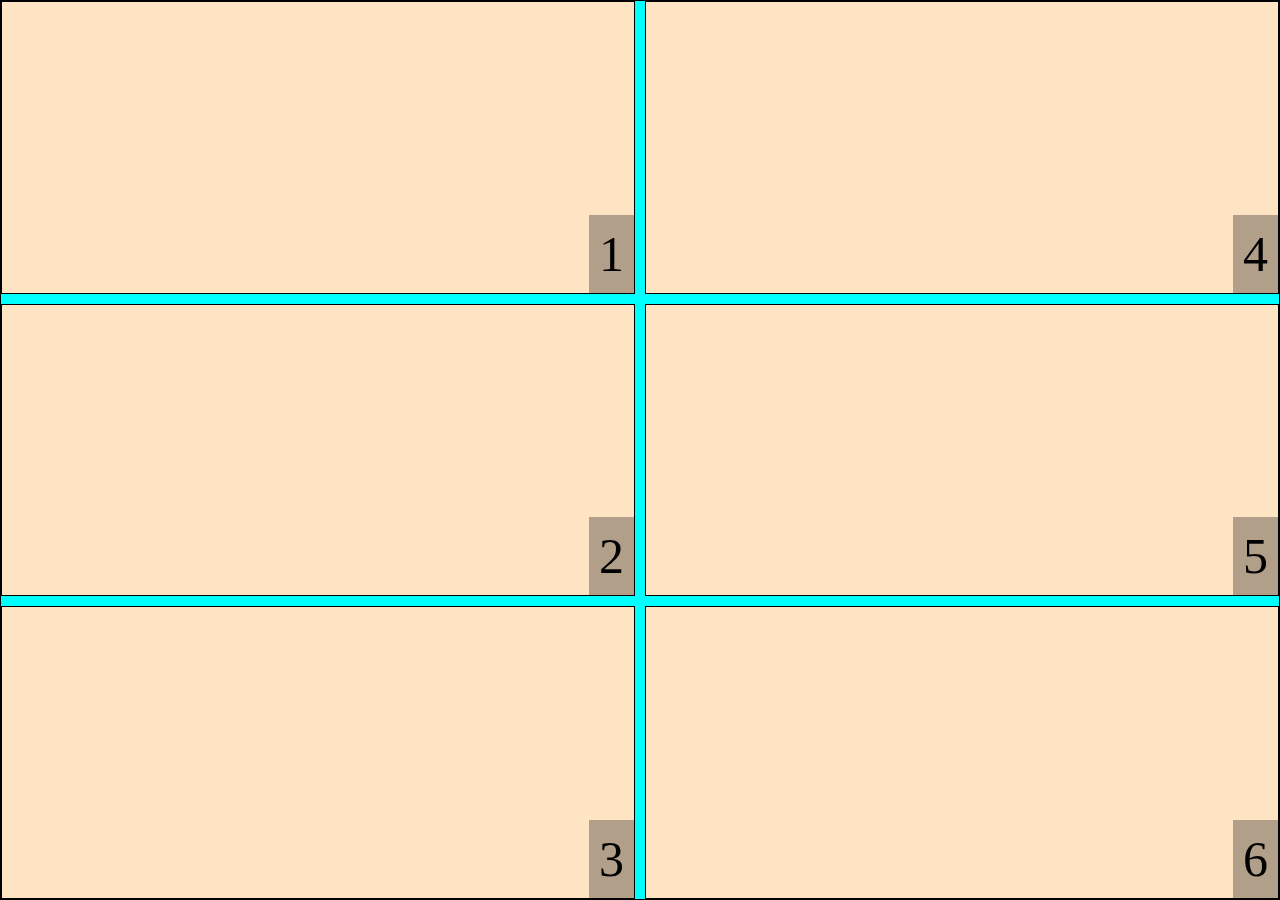
<file: 01-first_challenge/index.html>
<!DOCTYPE html>
<html lang="en">
  <head>
    <meta charset="UTF-8" />
    <meta http-equiv="X-UA-Compatible" content="IE=edge" />
    <meta name="viewport" content="width=device-width, initial-scale=1.0" />
    <title>First Challenge</title>

    <link rel="stylesheet" href="./main.css" />
  </head>
  <body>
    <div class="container">
      <div class="item item-1">
        <span class="number">1</span>
      </div>
      <div class="item item-2">
        <span class="number">2</span>
      </div>
      <div class="item item-3">
        <span class="number">3</span>
      </div>
      <div class="item item-4">
        <span class="number">4</span>
      </div>
      <div class="item item-5">
        <span class="number">5</span>
      </div>
      <div class="item item-6">
        <span class="number">6</span>
      </div>
    </div>
  </body>
</html>
</file>
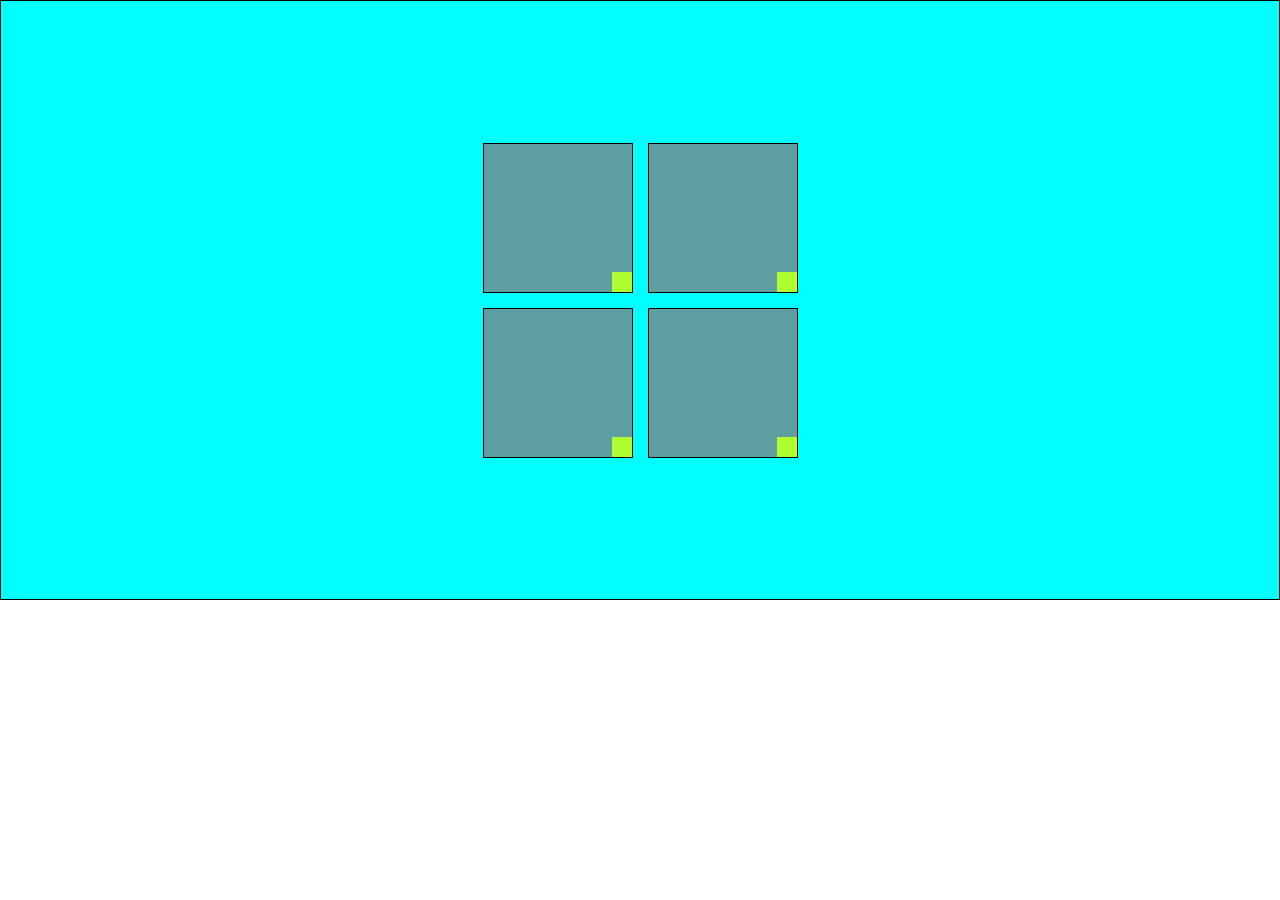
<file: 02-second_challenge/index.html>
<!DOCTYPE html>
<html lang="en">
  <head>
    <meta charset="UTF-8" />
    <meta http-equiv="X-UA-Compatible" content="IE=edge" />
    <meta name="viewport" content="width=device-width, initial-scale=1.0" />
    <title>Second Challenge</title>

    <link rel="stylesheet" href="./main.css" />
  </head>
  <body>
    <div class="container">
      <div class="item item-1">
        <span></span>
      </div>
      <div class="item item-2">
        <span></span>
      </div>
      <div class="item item-3">
        <span></span>
      </div>
      <div class="item item-4">
        <span></span>
      </div>
    </div>
  </body>
</html>
</file>
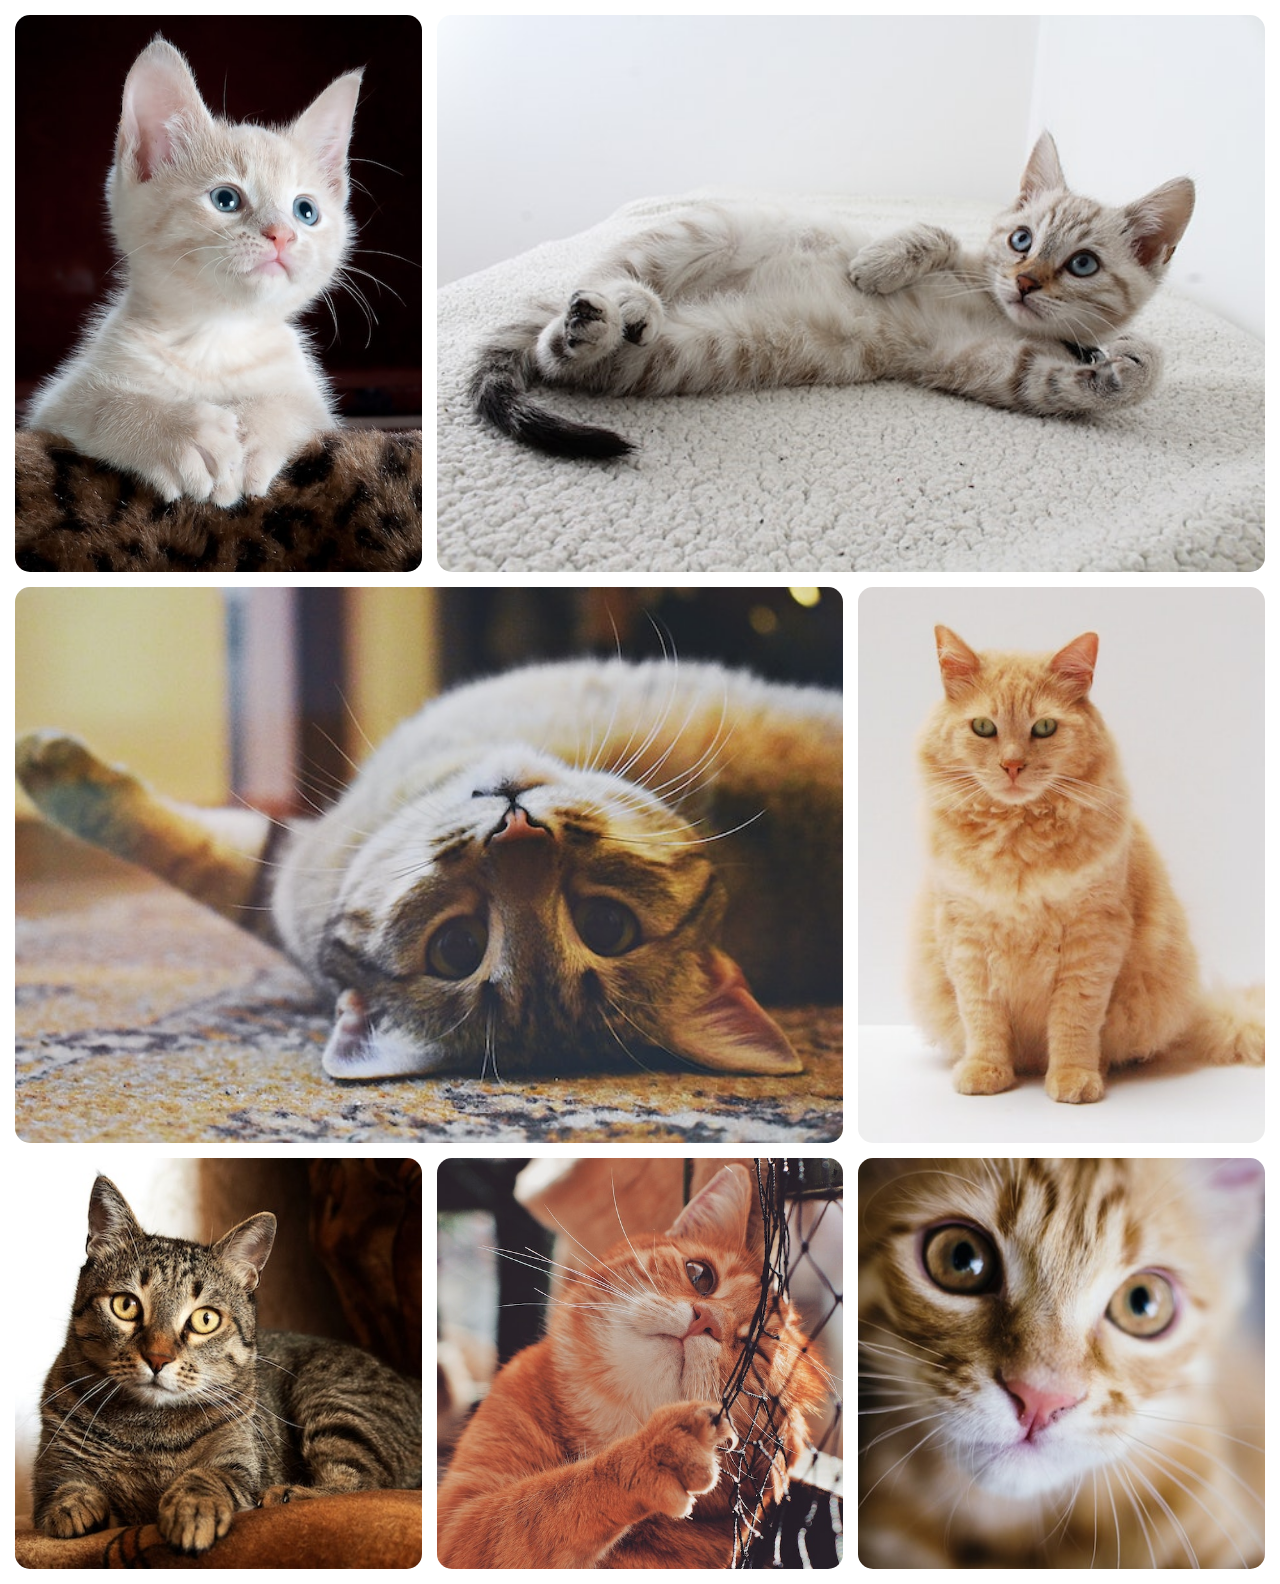
<file: 03-third_challenge_v1/index.html>
<!DOCTYPE html>
<html lang="en">
  <head>
    <meta charset="UTF-8" />
    <meta http-equiv="X-UA-Compatible" content="IE=edge" />
    <meta name="viewport" content="width=device-width, initial-scale=1.0" />
    <title>Third Challenge</title>
    <link rel="stylesheet" href="./main.css">
  </head>
  <body>
    <div class="container">
      <div class="item item-1">
        <img src="./img/cat_1.jpg" alt="Cat image">
      </div>
      <div class="item item-2">
        <img src="./img/cat_2.jpg" alt="Cat image">
      </div>
      <div class="item item-3">
        <img src="./img/cat_3.jpg" alt="Cat image">
      </div>
      <div class="item item-4">
        <img src="./img/cat_4.jpg" alt="Cat image">
      </div>
      <div class="item item-5">
        <img src="./img/cat_5.jpg" alt="Cat image">
      </div>
      <div class="item item-6">
        <img src="./img/cat_6.jpg" alt="Cat image">
      </div>
      <div class="item item-7">
        <img src="./img/cat_7.jpg" alt="Cat image">
      </div>
    </div>
  </body>
</html>
</file>
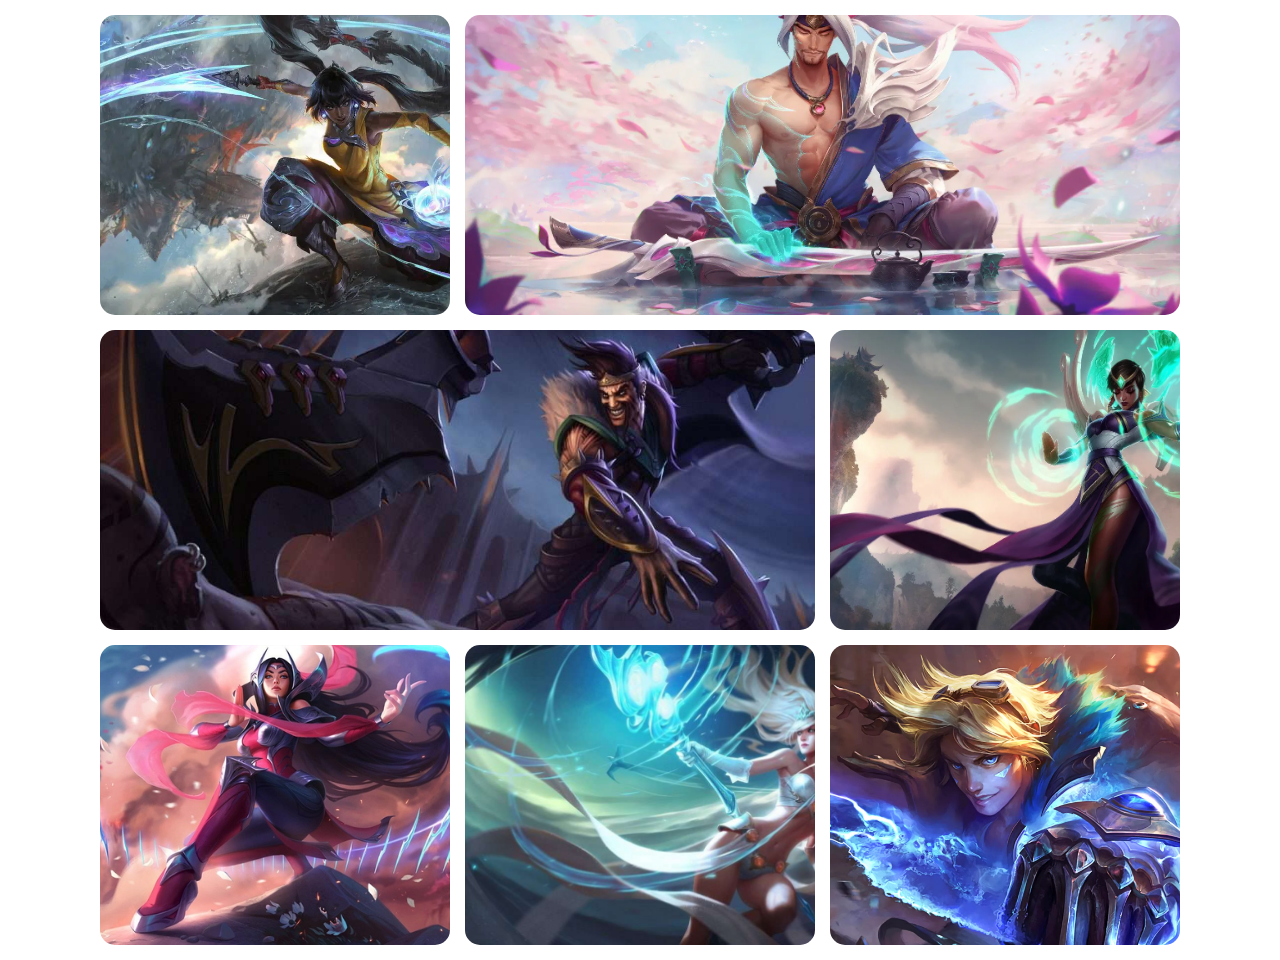
<file: 03-third_challenge_v2/index.html>
<!DOCTYPE html>
<html lang="en">
  <head>
    <meta charset="UTF-8" />
    <meta http-equiv="X-UA-Compatible" content="IE=edge" />
    <meta name="viewport" content="width=device-width, initial-scale=1.0" />
    <title>Third Challenge</title>
    <link rel="stylesheet" href="./main.css">
  </head>
  <body>
    <div class="container">
      <div class="item item-1">
        <img src="./img/lol_1.webp" alt="lol image">
      </div>
      <div class="item item-2">
        <img src="./img/lol_2.webp" alt="lol image">
      </div>
      <div class="item item-3">
        <img src="./img/lol_3.jpg" alt="lol image">
      </div>
      <div class="item item-4">
        <img src="./img/lol_4.webp" alt="lol image">
      </div>
      <div class="item item-5">
        <img src="./img/lol_5.webp" alt="lol image">
      </div>
      <div class="item item-6">
        <img src="./img/lol_6.jpg" alt="lol image">
      </div>
      <div class="item item-7">
        <img src="./img/lol_7.webp" alt="lol image">
      </div>
    </div>
  </body>
</html>
</file>
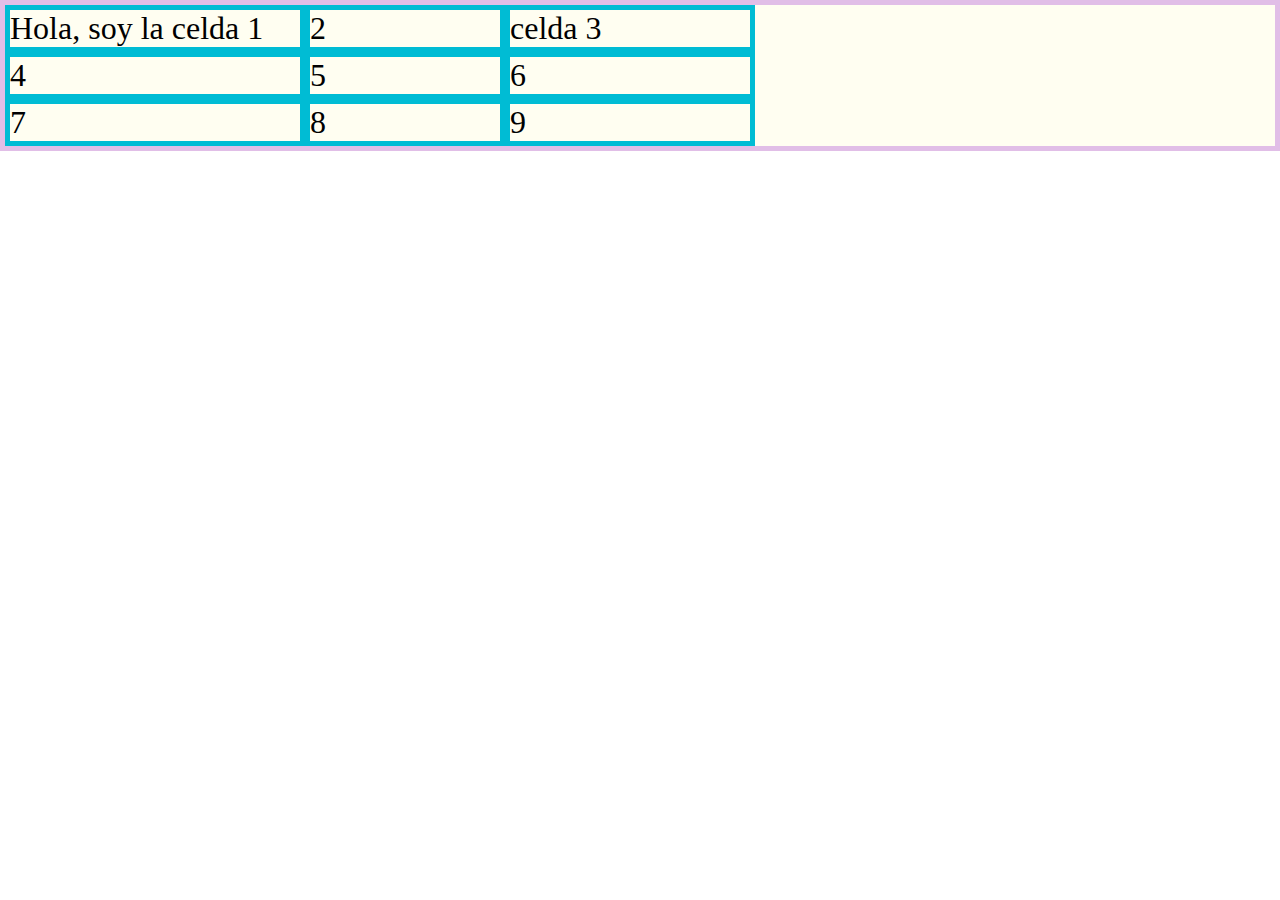
<file: Funciones Especiales/index.html>
<!DOCTYPE html>
<html>
  <head>
    <link rel="stylesheet" href="./style.css" />
  </head>
  <body>
    <div class="contenedor">
      <div class="item item-1">Hola, soy la celda 1</div>
      <div class="item item-2">2</div>
      <div class="item item-3">celda 3</div>
      <div class="item item-4">4</div>
      <div class="item item-4">5</div>
      <div class="item item-4">6</div>
      <div class="item item-4">7</div>
      <div class="item item-4">8</div>
      <div class="item item-4">9</div>
    </div>
  </body>
</html>
</file>
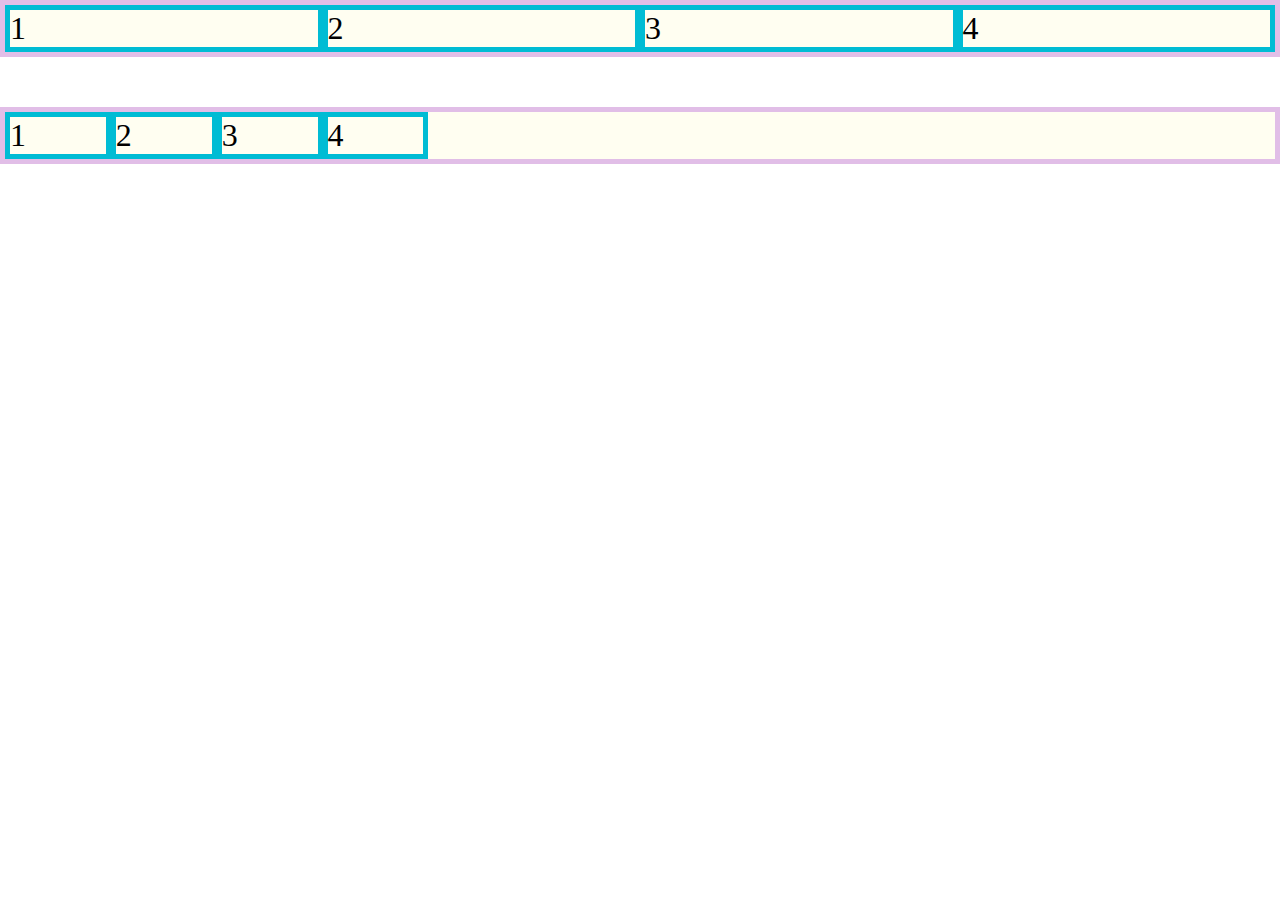
<file: keywords_especiales/index.html>
<!DOCTYPE html>
<html>
  <head>
    <link rel="stylesheet" href="./style.css" />
  </head>
  <body>
    <!-- min-content and max-content -->
    <!-- <div class="contenedor">
      <div class="item item-1">1</div>
      <div class="item item-2">2</div>
      <div class="item item-3">
        Lorem ipsum dolor sit amet consectetur adipisicing elit. Minima,
        architecto.
      </div>
      <div class="item item-4">
        Lorem ipsum dolor sit amet, consectetur adipisicing elit. Magnam,
        sapiente!
      </div>
    </div> -->

    <!-- auto-fill and auto-fit -->
    <div class="contenedor">
      <div class="item item-1">1</div>
      <div class="item item-2">2</div>
      <div class="item item-3">3</div>
      <div class="item item-4">4</div>
    </div>

    <div class="contenedor-2">
      <div class="item item-1">1</div>
      <div class="item item-2">2</div>
      <div class="item item-3">3</div>
      <div class="item item-4">4</div>
    </div>
  </body>
</html>
</file>
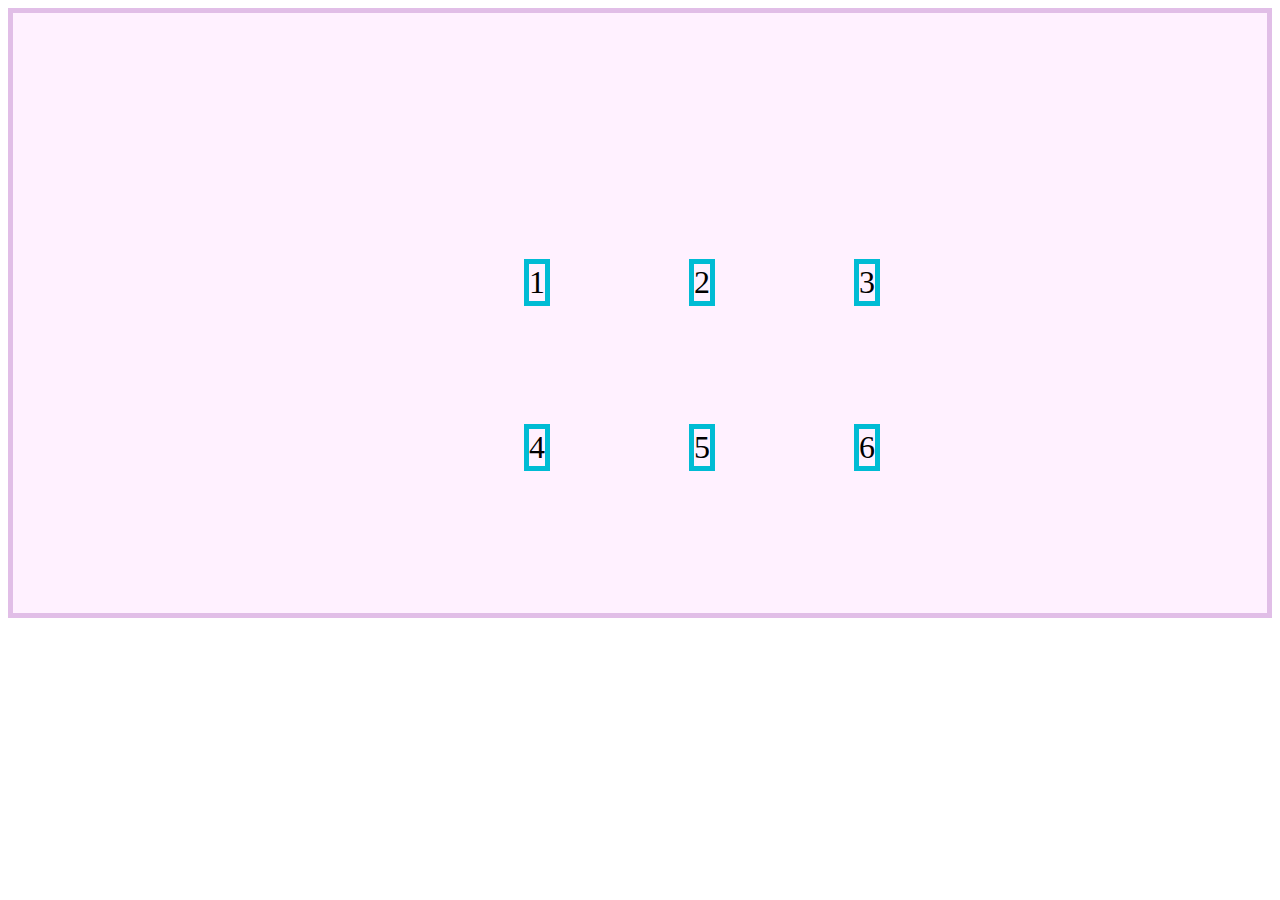
<file: Propiedades de Alineacion/index.html>
<!DOCTYPE html>
<html>
<head>
  <link rel="stylesheet" href="./style.css">
</head>
<body>
  <div class="contenedor">
    <div class="item item-1">1</div>
    <div class="item item-2">2</div>
    <div class="item item-3">3</div>
    <div class="item item-4">4</div>
    <div class="item item-3">5</div>
    <div class="item item-4">6</div>
  </div>
</body>

</html>
</file>
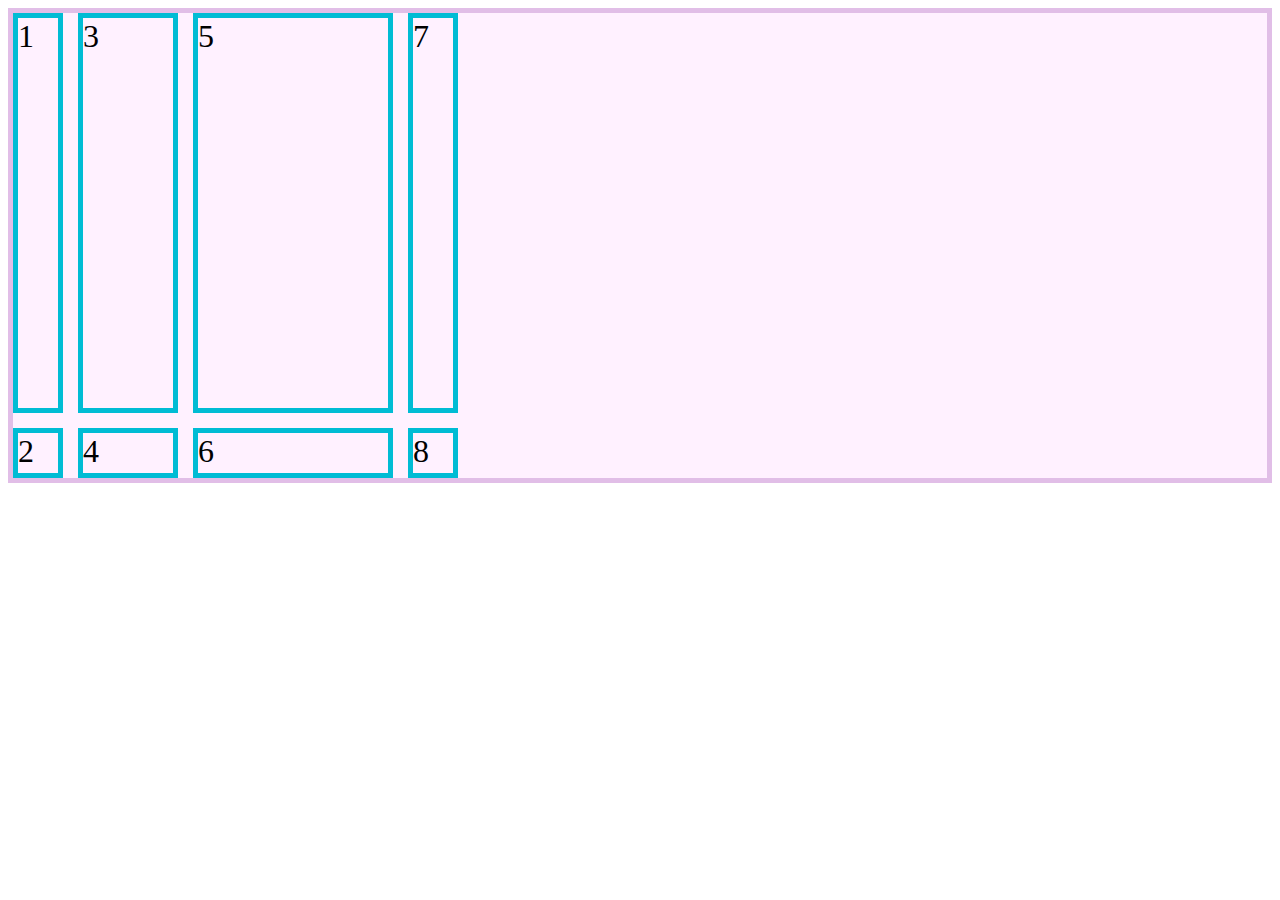
<file: Propiedades del Contenedor/index.html>
<!DOCTYPE html>
<html>
<head>
  <link rel="stylesheet" href="./style.css">
</head>
<body>
  <div class="contenedor">
    <div class="item item-1">1</div>
    <div class="item item-2">2</div>
    <div class="item item-3">3</div>
    <div class="item item-4">4</div>
    <div class="item item-3">5</div>
    <div class="item item-4">6</div>
    <div class="item item-3">7</div>
    <div class="item item-4">8</div>
  </div>
</body>

</html>
</file>
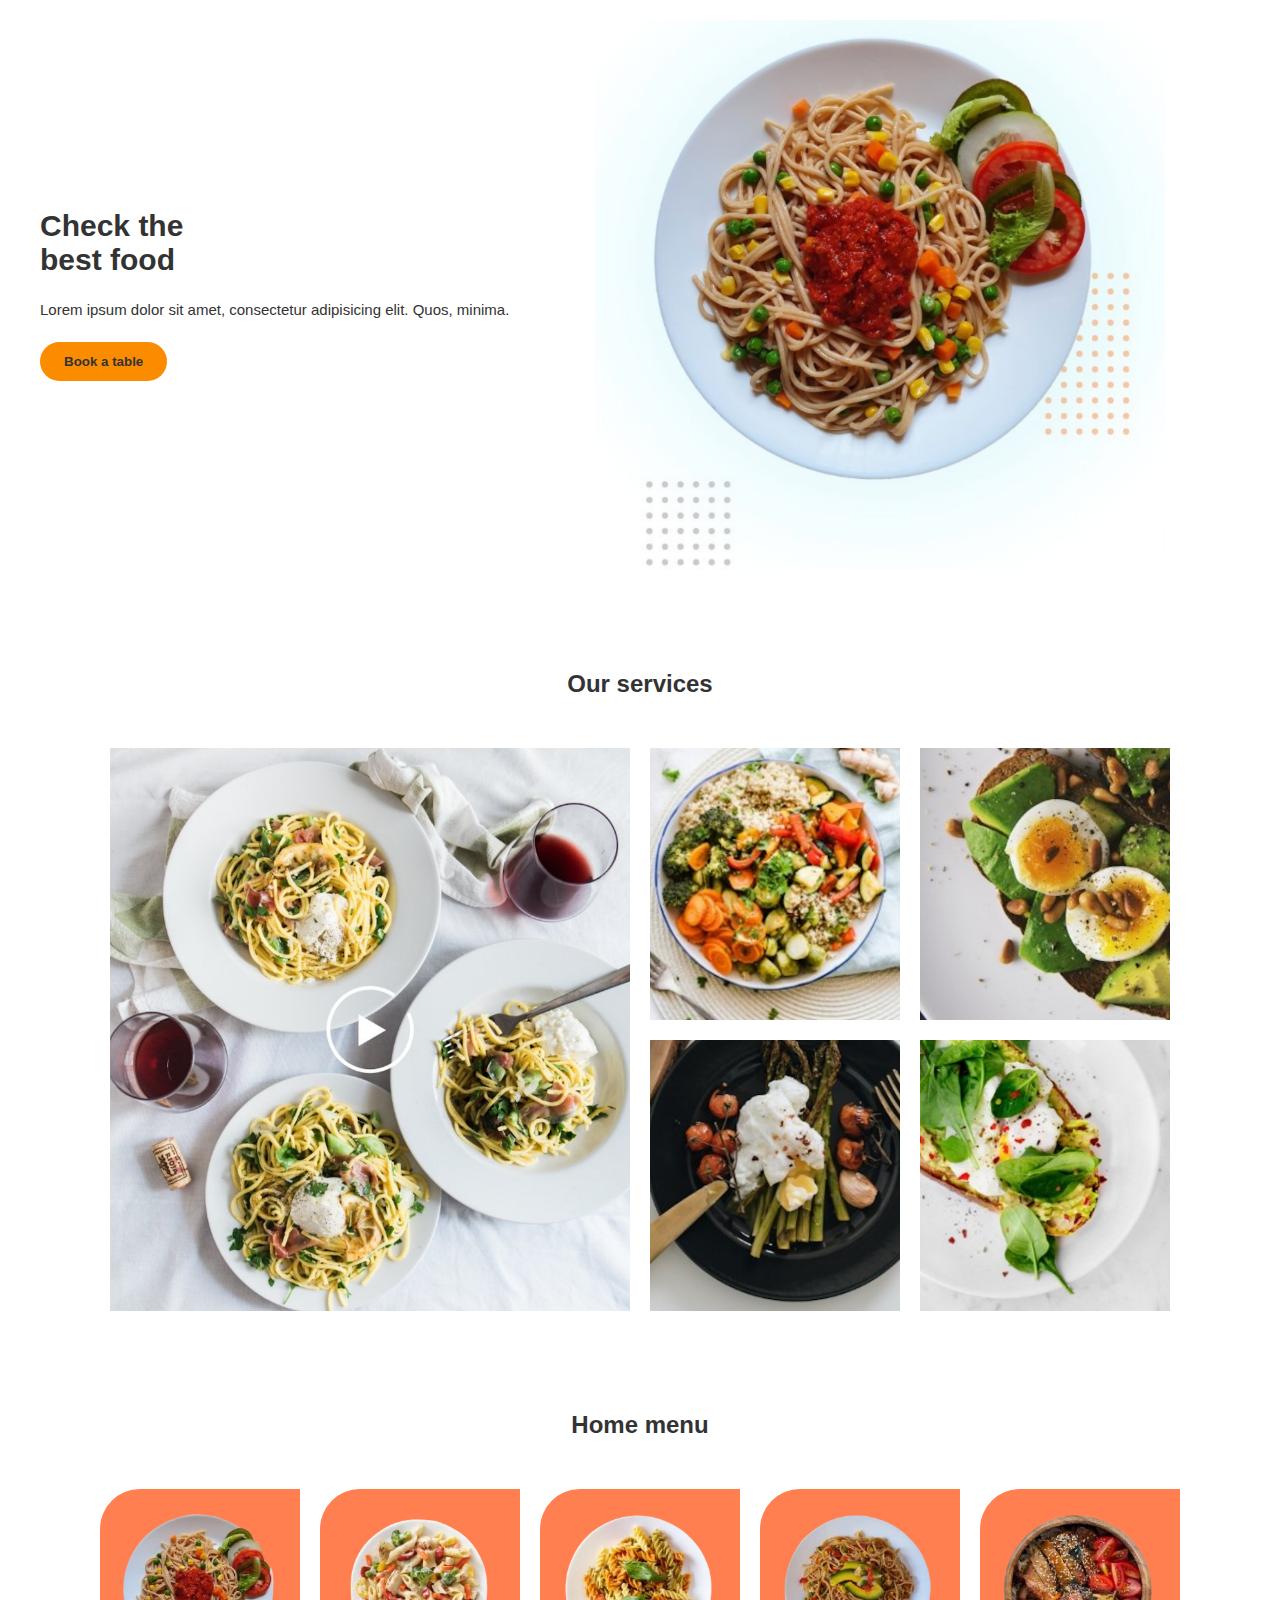
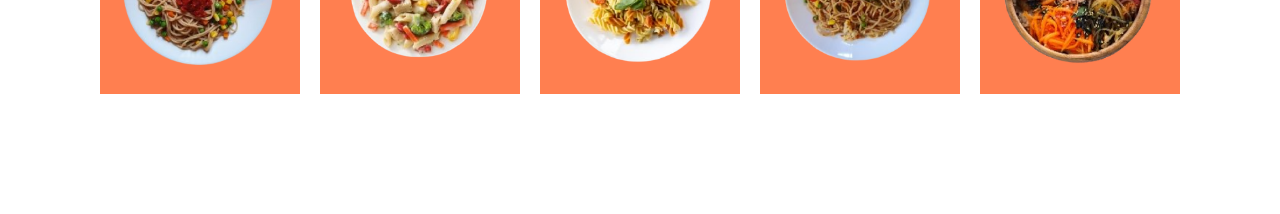
<file: Proyecto Final/index.html>
<!DOCTYPE html>
<html lang="en">
  <head>
    <meta charset="UTF-8" />
    <meta http-equiv="X-UA-Compatible" content="IE=edge" />
    <meta name="viewport" content="width=device-width, initial-scale=1.0" />
    <title>CSS Grid- Final Project</title>

    <link rel="stylesheet" href="./style.css" />
  </head>
  <body>
    <main class="main">
      <section class="hero">
        <div class="hero-info">
          <h1 class="hero-info__title">
            Check the <br />
            best food
          </h1>
          <p class="hero-info__subtitle">
            Lorem ipsum dolor sit amet, consectetur adipisicing elit. Quos,
            minima.
          </p>
          <button class="hero-info__button">Book a table</button>
        </div>
        <img class="hero-image" src="./img/hero.png" alt="Image food" />
      </section>

      <section class="dishes">
        <h2 class="section-titles">Our services</h2>
        <div class="dishes-grid">
          <img
            class="dish__item dish__item--big"
            src="./img/video.png"
            alt="Table with dishes"
          />
          <img class="dish__item" src="./img/dish1.png" alt="Dish 1" />
          <img class="dish__item" src="./img/dish2.png" alt="Dish 2" />
          <img class="dish__item" src="./img/dish3.png" alt="Dish 3" />
          <img class="dish__item" src="./img/dish4.png" alt="Dish 4" />
        </div>
      </section>

      <section class="menu">
        <h2 class="section-titles">Home menu</h2>
        <div class="menu-grid">
          <div class="menu-grid-item">
            <img src="./img/plate1.png" alt="Dish 1">
          </div>
          <div class="menu-grid-item">
            <img src="./img/plate2.png" alt="Dish 2">
          </div>
          <div class="menu-grid-item">
            <img src="./img/plate3.png" alt="Dish 3">
          </div>
          <div class="menu-grid-item">
            <img src="./img/plate4.png" alt="Dish 4">
          </div>
          <div class="menu-grid-item">
            <img src="./img/plate5.png" alt="Dish 5">
          </div>
        </div>
      </section>
    </main>
  </body>
</html>
</file>
<file: 01-first_challenge/main.css>
* {
  box-sizing: border-box;
  padding: 0;
  margin: 0;
}

.container {
  background-color: aqua;
  border: solid 1px #000;
  width: 100%;
  min-height: 100vh;
  display: grid;
  grid-template-columns: repeat(2, 1fr);
  grid-template-rows: repeat(3, 1fr);
  grid-auto-flow: column;
  gap: 10px;
}

.item {
  position: relative;
  background-color: bisque;
  border: solid 1px #000;
}

.number {
  position: absolute;
  bottom: 0;
  right: 0;
  padding: 10px;
  font-size: 50px;
  background-color: rgba(0, 0, 0, 0.3);
}
</file>
<file: 02-second_challenge/main.css>
* {
  box-sizing: border-box;
  padding: 0;
  margin: 0;
}

.container {
  width: 100%;
  height: 600px;
  display: grid;
  grid-template-columns: repeat(2, 150px);
  grid-auto-rows: 150px;
  gap: 15px;
  place-content: center;
  background-color: aqua;
  border: solid 1px #000;
}

.item {
  background-color: cadetblue;
  border: solid 1px #000;
  display: grid;
  place-content: end;
}

.item span {
  padding: 10px;
  background-color: greenyellow;
}
</file>
<file: 03-third_challenge_v1/main.css>
* {
  box-sizing: border-box;
  padding: 0;
  margin: 0;
}

.container {
  padding: 15px;
  width: 100%;
  min-width: 320px;
  min-height: 100vh;
  display: grid;
  /* If I specify column numbers here also I have to do it in the media queries as well, otherwise it won't */
  /* grid-template-columns: repeat(3, 1fr); */
  /* grid-auto-rows: 200px; */
  grid-template-areas:
    "item1 item2 item2"
    "item3 item3 item4"
    "item5 item6 item7";
  gap: 15px;
}

/* This rules are important for the images */
.item img {
  width: 100%;
  height: 100%;
  object-fit: cover;
  border-radius: 15px;
}

.item-1 {
  grid-area: item1;
}

.item-2 {
  grid-area: item2;
}

.item-3 {
  grid-area: item3;
}

.item-4 {
  grid-area: item4;
}

.item-5 {
  grid-area: item5;
}

.item-6 {
  grid-area: item6;
}

.item-7 {
  grid-area: item7;
}

@media (max-width: 480px) {
  .container {
    grid-template-areas:
      "item1"
      "item2"
      "item3"
      "item4"
      "item5"
      "item6"
      "item7";
  }
}
</file>
<file: 03-third_challenge_v2/main.css>
* {
  box-sizing: border-box;
  padding: 0;
  margin: 0;
}

.container {
  padding: 15px;
  width: 100%;
  min-width: 320px;
  min-height: 100vh;
  display: grid;
  grid-template-columns: repeat(3, 350px);
  grid-auto-rows: 300px;
  grid-template-areas:
    "item1 item2 item2"
    "item3 item3 item4"
    "item5 item6 item7";
  place-content: center;
  gap: 15px;
}

/* This rules are important for the images */
.item img {
  width: 100%;
  height: 100%;
  object-fit: cover;
  border-radius: 15px;
}

.item-1 {
  grid-area: item1;
}

.item-2 {
  grid-area: item2;
}

.item-3 {
  grid-area: item3;
}

.item-4 {
  grid-area: item4;
}

.item-5 {
  grid-area: item5;
}

.item-6 {
  grid-area: item6;
}

.item-7 {
  grid-area: item7;
}

@media (max-width: 480px) {
  .container {
    grid-template-columns: repeat(1, 1fr);
    grid-template-rows: auto;
    grid-template-areas:
      "item1"
      "item2"
      "item3"
      "item4"
      "item5"
      "item6"
      "item7";
  }
}
</file>
<file: Funciones Especiales/style.css>
* {
  box-sizing: border-box;
  padding: 0;
  margin: 0;
}

.contenedor {
  border: 5px solid #e1bee7;
  background-color: #fffef1;
  display: grid;
  grid-template-columns: minmax(30px, 300px) 200px minmax(60px, 250px);
  grid-template-rows: repeat(3, auto);
}

.item {
  border: 5px solid #00bcd4;
  font-size: 2rem;
}
</file>
<file: keywords_especiales/style.css>
* {
  box-sizing: border-box;
  padding: 0;
  margin: 0;
}

/* min-content and max-content */
/* .contenedor {
  border: 5px solid #e1bee7;
  background-color: #fffef1;
  display: grid;
  grid-template-columns: 1fr 1fr min-content max-content;
}

.item {
  border: 5px solid #00bcd4;
  font-size: 2rem;
} */


/* auto-fill and auto-fit. Cuando los usamos siempre debemos usar un minmax() */
.contenedor {
  border: 5px solid #e1bee7;
  background-color: #fffef1;
  display: grid;
  /* Aquí si le ponemos un valor fijo en vez de 1fr no se va ajustar al ancho total que tenemos */
  grid-template-columns: repeat(auto-fit, minmax(100px, 1fr));
}

.contenedor-2 {
  margin-top: 50px;
  border: 5px solid #e1bee7;
  background-color: #fffef1;
  display: grid;
  grid-template-columns: repeat(auto-fill, minmax(100px, 1fr));
}

.item {
  border: 5px solid #00bcd4;
  font-size: 2rem;
}
</file>
<file: Propiedades de Alineacion/style.css>
.contenedor {
  border: 5px solid #e1bee7;
  background-color: #fff1ff;
  display: grid;
  grid-gap: 15px;
  grid-template-columns: 150px 150px 150px;
  grid-auto-rows: 150px;
  place-content: center;
  place-items: end;
  height: 600px;
}

.item {
  border: 5px solid #00bcd4;
  font-size: 2rem;
}
</file>
<file: Propiedades del Contenedor/style.css>
.contenedor {
  border: 5px solid #e1bee7;
  background-color: #fff1ff;
  display: grid;
  grid-template-columns: [perro dog] 50px [gato] 100px [raton] 200px;
  grid-template-rows: 400px 50px;
  grid-gap: 15px;
  grid-auto-flow: column;
  grid-auto-columns: 50px;
}

.item {
  border: 5px solid #00bcd4;
  font-size: 2rem;
}

/* 
.container {
  display: grid;
  grid-template-columns: repeat(3, 150px);
  grid-template-rows: 75px 75px 75px;
  place-content: center;
  grid-template-areas:
    "header header header"
    "side main main"
    "side main main";
  background-color: aqua;
  border: solid 1px #000;
}

.item {
  font-size: 4rem;
  border: 1px solid #000;
}

.item-1 {
  background-color: aliceblue;
  grid-area: header;
}

.item-2 {
  background-color: blue;
  grid-area: side;
}

.item-3 {
  background-color: burlywood;
  grid-area: main;
} */
</file>
<file: Proyecto Final/style.css>
* {
  box-sizing: border-box;
  padding: 0;
  margin: 0;
}

html {
  font-size: 62.5%;
}

body {
  padding: 20px;
  font-size: 1.6rem;
  font-family: 'Roboto', sans-serif;
}

.main {
  width: 100%;
  min-width: 320px;
  max-width: 1200px;
  min-height: 100vh;
  margin: 0 auto;
}

/* Section hero */
.hero {
  display: grid;
  grid-template-columns: minmax(300px, 2fr) 3fr;
  grid-auto-rows: 550px;
}

.hero-info {
  align-self: center;
}

.hero-info__title {
  color: #333;
  font-size: 3rem;
  font-weight: bolder;
  margin-bottom: 24px;
}

.hero-info__subtitle {
  color: #333;
  font-size: 1.5rem;
  margin-bottom: 24px;
}

.hero-info__button {
  border: none;
  border-radius: 20px;
  color: #333;
  background-color: #fb8c00;
  font-weight: bolder;
  padding: 12px 24px;
}

.hero-image {
  width: 100%;
  height: 100%;
  object-fit: contain;
}

/* Section dishes */
.dishes {
  margin: 100px 0;
}

.section-titles {
  color: #333;
  font-weight: bold;
  text-align: center;
  margin-bottom: 50px;
}

.dishes-grid {
  display: grid;
  grid-template-columns: repeat(auto-fit, minmax(150px, 250px));
  grid-auto-rows: 1fr;
  justify-content: center;
  gap: 20px;
}

.dish__item {
  width: 100%;
  height: 100%;
  object-fit: cover;
}

.dish__item--big {
  grid-area: 1 / 1 / span 2 / span 2;
}

/* Section menu */
.menu {
  margin-bottom: 100px;
}

.menu-grid {
  display: grid;
  grid-template-columns: repeat(auto-fit, minmax(100px, 200px));
  justify-content: center;
  gap: 20px;
}

.menu-grid-item {
  padding: 15px;
  background-color: coral;
  border-top-left-radius: 40px;
}

.menu-grid-item img {
  width: 100%;
  height: 100%;
  object-fit: contain;
}

/* Media queries */
@media (max-width: 768px) {
  .hero {
    grid-template-columns: minmax(300px, 500px);
    justify-content: center;
    background-image: url('./img/hero.png');
    background-size: contain;
    background-position: center;
    background-repeat: no-repeat;
  }

  .hero-image {
    display: none;
  }

  .dishes-grid {
    grid-template-columns: repeat(auto-fit, minmax(75px, 100px));
  }
}
</file>
